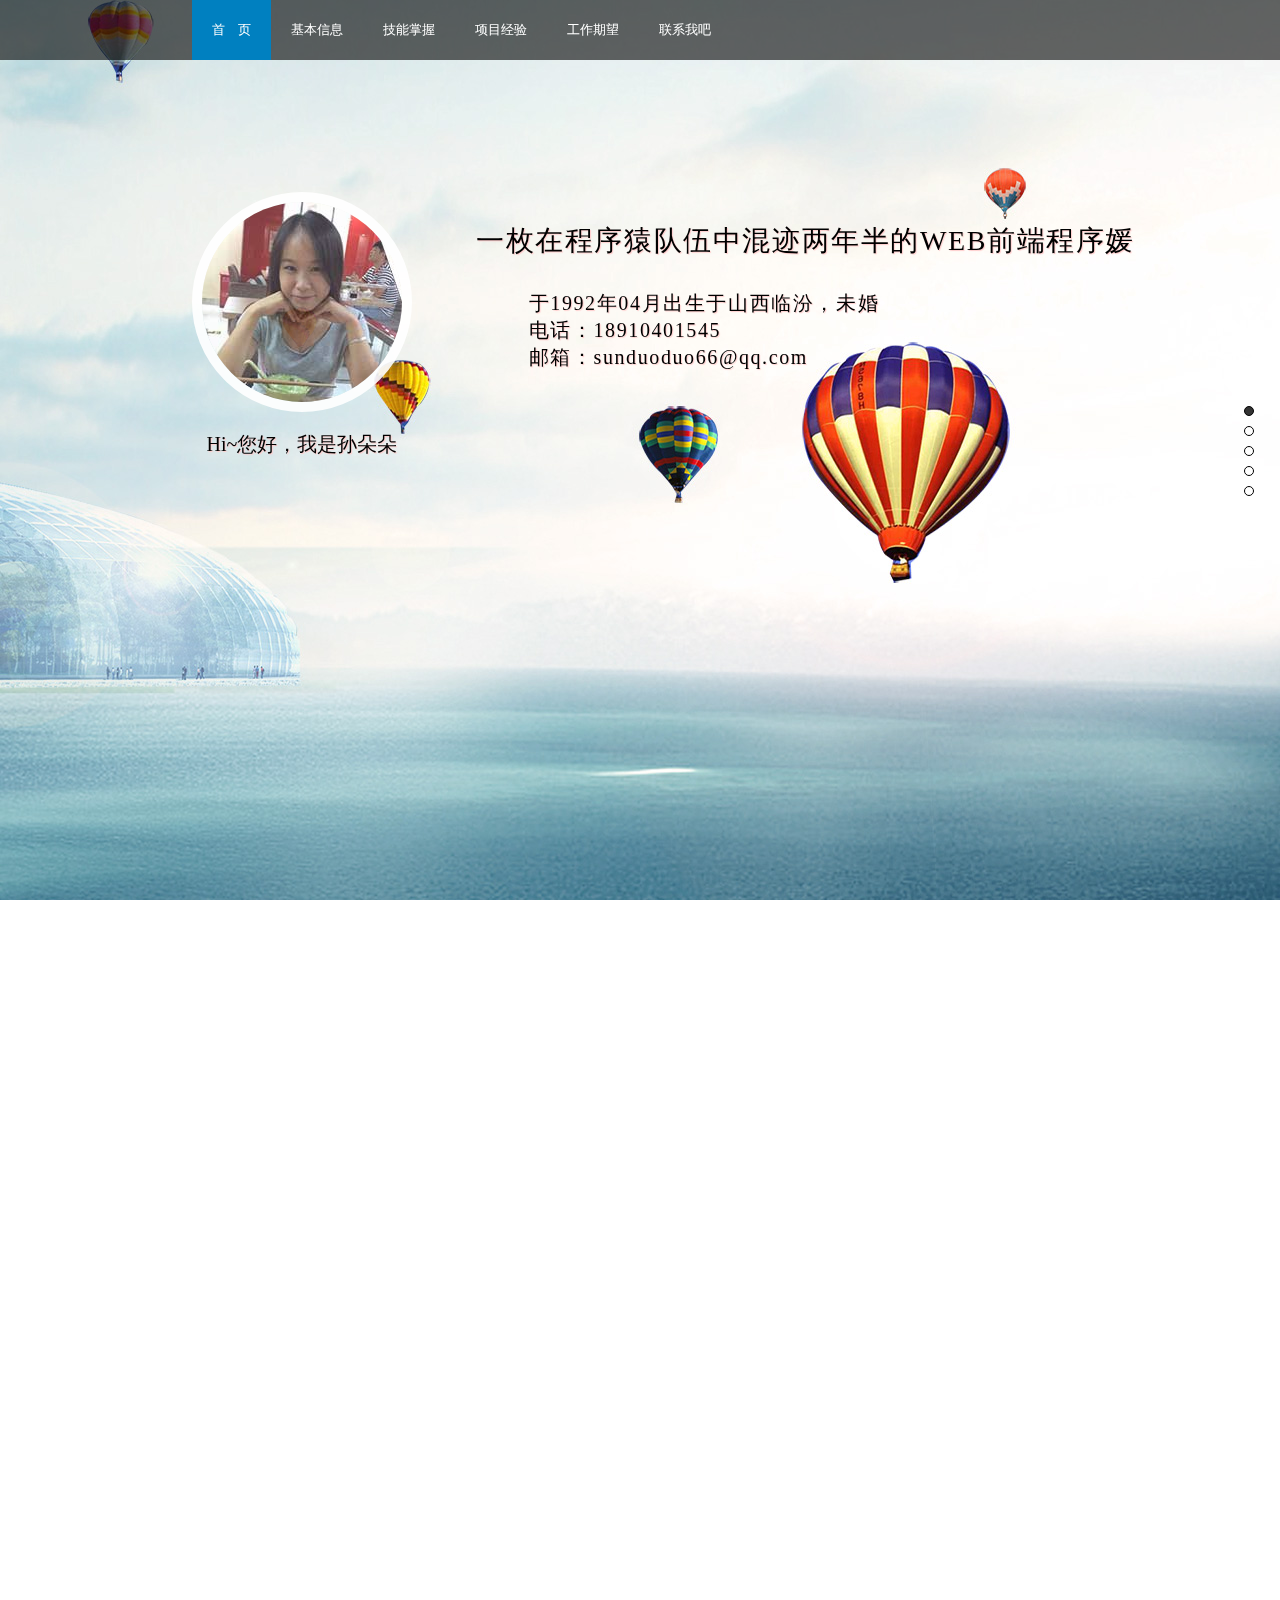
<file: index.html>
<!DOCTYPE html>
<html lang="en">
<head>
    <meta charset="UTF-8">
    <meta name="keywords" content="web前端，web前端个人简历，前端开发" />
    <meta name="description" content="孙朵朵的web前端工程师个人简历">
    <link rel="shortcut icon" href="">
    <title>Web前端工程师简历</title>
    <link rel="stylesheet" type="text/css" href="css/fullPage.css">
    <link rel="stylesheet" type="text/css" href="css/style.css">
</head>

<body>
<div class="header">
    <ul class="nav">
        <li data-menuanchor="page1" class="active"><a href="#Home">首&nbsp;&nbsp;&nbsp;&nbsp;页</a></li>
        <li data-menuanchor="page2"><a href="#message">基本信息</a></li>
        <li data-menuanchor="page3"><a href="#skill">技能掌握</a></li>
        <li data-menuanchor="page4"><a href="#projects">项目经验</a></li>
        <li data-menuanchor="page5"><a href="#hope">工作期望</a></li>
        <li data-menuanchor="page6"><a href="#callme">联系我吧</a></li>
    </ul>
</div>
<div class="container">
    <div class="section s1">
        <div class="s1-container">
            <div class="left">
                <img src="images/me.jpg" alt="photo">
                <p>Hi~您好，我是孙朵朵</p>
            </div>
            <div class="right">
                <h1>一枚在程序猿队伍中混迹<strong>两年半的WEB前端</strong>程序媛</h1>
                <p>于1992年04月出生于山西临汾，未婚</br>
                电话：18910401545</br>
                邮箱：sunduoduo66@qq.com</p>
            </div>
        </div>
    </div>
    <div class="section s2">
        <div class="s-container">
            <h1>基本信息</h1>
            <div class="s2-head">
                <div class="s2-container-1">
                    <div class="head">education</div>
                    <div class="body">学历/专科</div>
                </div>
                <div class="s2-container-2">
                    <div class="head">age</div>
                    <div class="body">年龄/24岁</div>
                </div>
                <div class="s2-container-3">
                    <div class="head">location</div>
                    <div class="body">坐标/北京</div>
                </div>
                <div class="s2-container-4">
                    <div class="head">status</div>
                    <div class="body">状态/求职</div>
                </div>
            </div>
            <div class="s2-body">
                <p id="p1"><strong>教育经历：</strong>2010年9月至2013年7月 就读于<a href="http://www2015.tyut.edu.cn/cn/index.html" alt="太原理工大学">太原理工大学</a></p>
                <p id="p2"><strong>工作经历：</strong>2013年10月至2016年4月 就职于<a href="http://www.elyt.cn" alt="易龙元泰"> 易龙元泰（北京）软件有限公司</a>，任职软件工程师</p>
                <p id="p3"><strong>自我评价：</strong>对待工作认真负责，有较强的团队精神；上进心强、勤于学习能不断提高自身的能力与综合素质。</p>
            </div>
        </div>
    </div>
    <div class="section s4">
        <div class="s-container">
            <h1>技能掌握</h1>
            <div class="s4-content">
                <div class="html s4-jingdu">
                    <div id="html"></div>
                    <p><a href="http://www.w3school.com.cn/html5/" target="_blank">HTML/</a></p>
                </div>
                <div class="css s4-jingdu">
                    <div id="css"></div>
                    <p><a href="http://www.w3school.com.cn/css/" target="_blank">CSS</a></p>
                </div>
                <div class="js s4-jingdu">
                    <div id="js"></div>
                    <p><a href="http://www.w3school.com.cn/js/" target="_blank">JScript</a></p>
                </div>
                <div class="jq s4-jingdu">
                    <div id="jq"></div>
                    <p><a href="http://www.w3school.com.cn/jquery/" target="_blank">JQuery</a></p>
                </div>
                <div class="s4-other">
                    <p><span class="strong">HTML5</span><span class="week">Bootstrap</span><br/><span
                            class="strong">CSS3</span>
                        <span class="week">PhotoShop</span> <span class="strong">ThinkPHP</span><span
                                class="week">网页设计</span><br/>
                        <span class="strong">JQuery UI</span><span class="week">SEO</span>
                    </p>
                </div>
            </div>
        </div>
    </div>
    <div class="section s3">
        <div class="s-container">
            <h1>项目经验</h1><p>仅显示了部分项目<a href="http://htmlify.wps.cn/ppt/index.html?type=ppt&sc=0x262729&t=1463309845844&ksyun=YS6P6DFH%2Ffintest.json&nowebgl&effect=moving">点此查看更多</a></p>
            <div class="mydemo">
                <ul>
	                <li>
		               <span>2016 /2--2016 /4</span>
		               <a href="www.elyt.cn" target="_blank" alt="官网调整">官网调整  </a>
		               <P>根据公司产品重新制作官网以宣传公司产品；侧重于网页的自适应及在微信浏览器中的显示效果和跳转效果。主要功能有产品功能展示、应用下载、视频展示及产品购买；解决了微信内嵌浏览器中访问不同域名的网址。</P>
	                </li>
                    <li>
	                    <span>2016 /2--2016 /4</span>
	                    <a href="http://www.1d365.com/" target="_blank" alt="易活前台+后台">易活前台+后台</a>
	                    <P>易活是北京一点生活科技有限公司旗下首款手机APP和智能生活服务平台。前台（http://www.1d365.com/）主要内容有：易活相关信息显示及用户个人积分及模板；集成了第三方登陆。后台（http://www.1d365.com/admin）主要内容有：会员、模板、版本推送、广告、反馈及菜单管理。主要采用ThinkPHP技术和bootstrap框架实现；模板数据表采用了跨表查询、增、删、改及复制。</P>
                    </li>
                    <li>
	                    <span>2016 /2--2016 /4</span>
	                    <a href="#" target="_blank">鸿金宝微信公众号</a>
	                    <p>鸿金宝微信公众号（鸿金宝）该项目包含经纪人入口和置业顾问入口。经济人是公众号的主要功能，实现了注册、客户管理、我的业绩、我的楼书、我要推荐、置业顾问、我的优惠券等；置业顾问需要帐号登录，可以管理我的客户和自有客户，查看我的楼书。其中有使用图片轮播、文件上传、动画引导页等。</p>
                    </li>
                </ul>

            </div>
        </div>
    </div>

    <div class="section s5">
        <div class="s-container">
            <h1>联系我吧</h1>
            <div class="s5-content">
                <p><img src="images/QQ.jpg"></br>QQ：920695947</p>
                <p><img src="images/wx.jpg"></br>WX：18910401545</p>
                <h2>非常感谢您能够花费您的宝贵时间浏览我的简历，期待我们能够共事，一起成长</h2>
            </div>
        </div>
    </div>
</div>
<script src="js/jquery-2.2.0.min.js"></script>
<script src="js/jquery.fullPage.min.js"></script>
<script src="js/radialIndicator.min.js"></script>
<script src="js/myjs.js"></script>
</body>
</html>
</file>
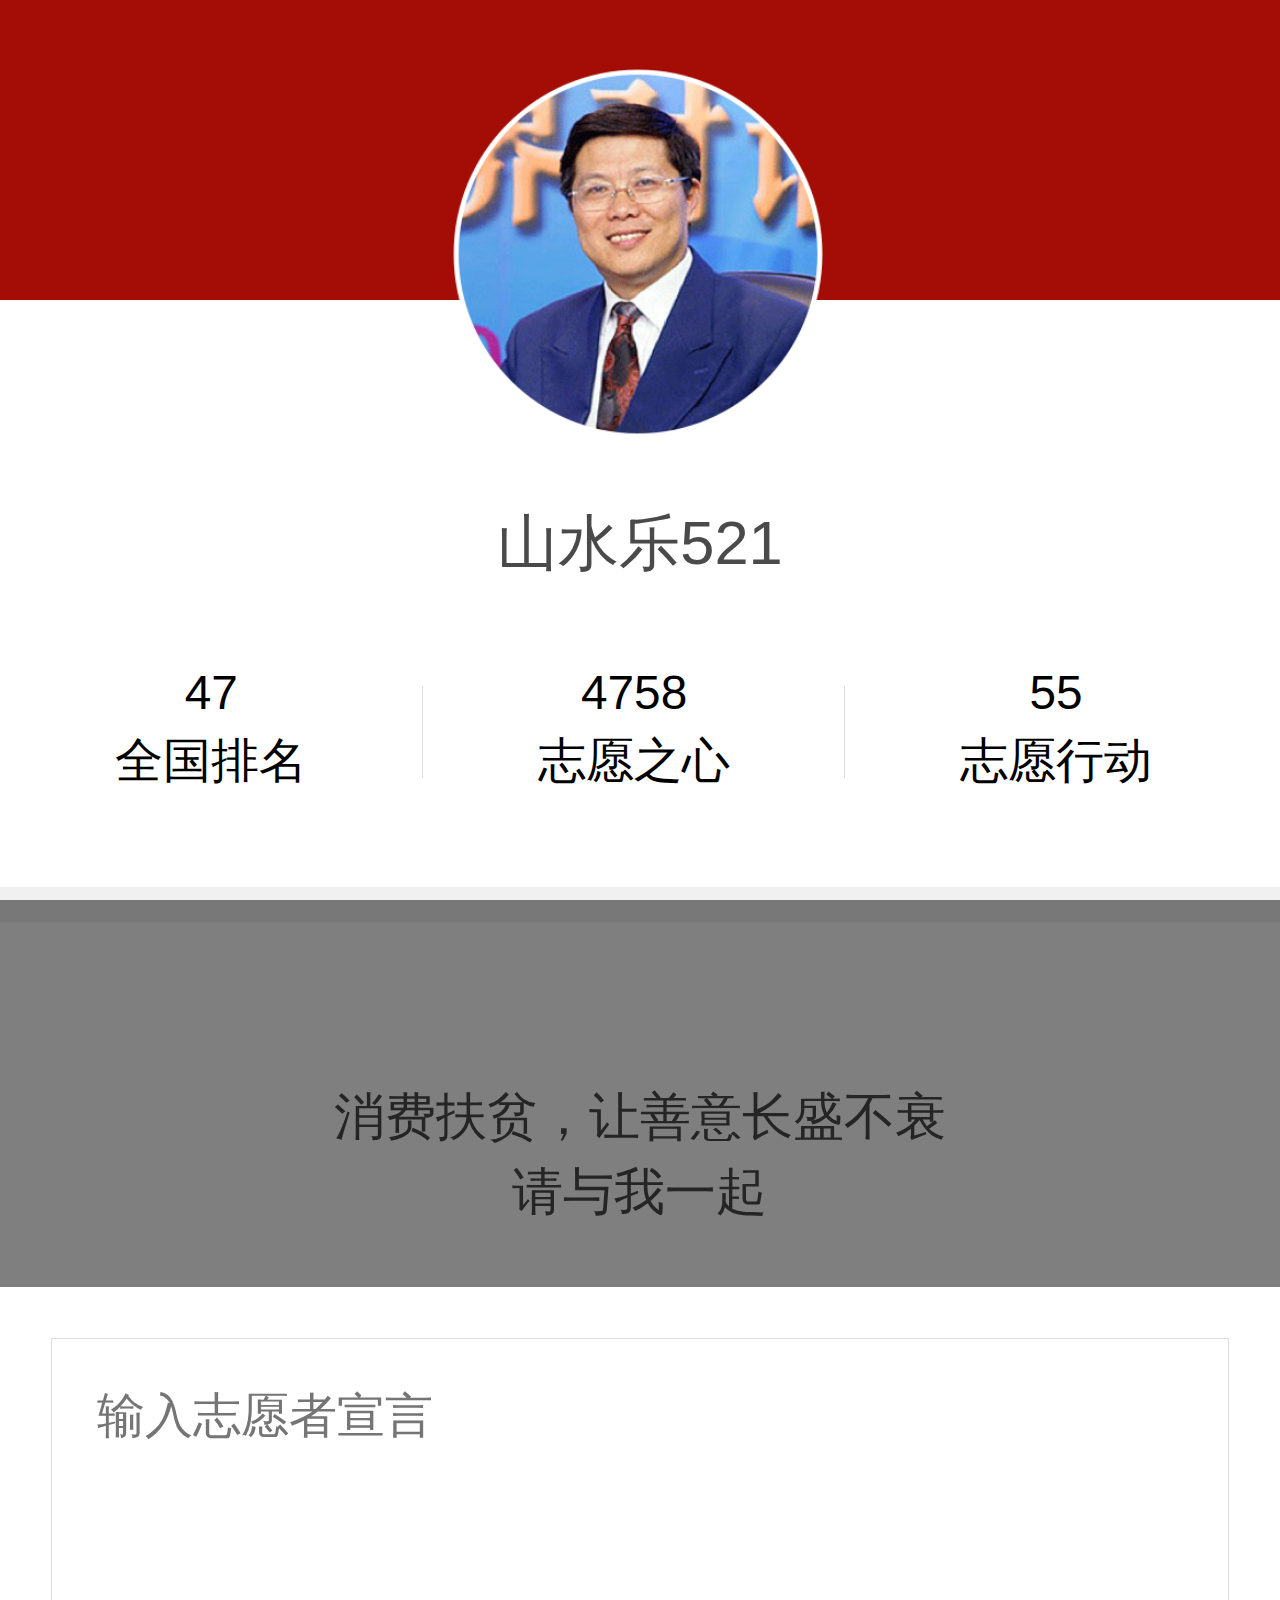
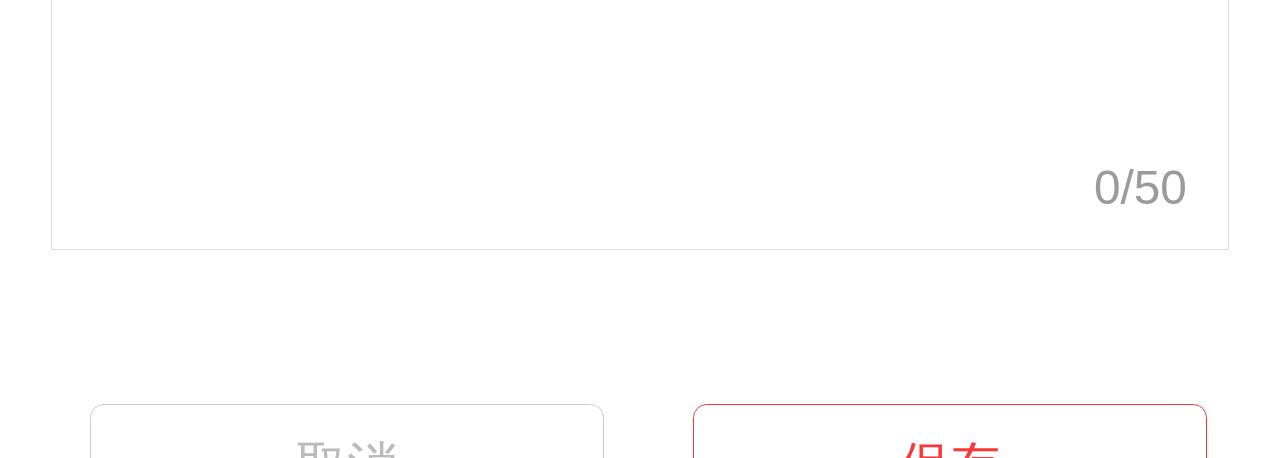
<file: position/volunteerCard.html>
<!DOCTYPE html>
<html>
	<head>
		<meta charset="UTF-8">
		<meta name="viewport" content="width=device-width, initial-scale=1, user-scalable=no, minimal-ui" />
		<meta content="yes" name="apple-mobile-web-app-capable" />
		<meta content="black" name="apple-mobile-web-app-status-bar-style" />
		<meta name="format-detection" content="telephone=no" />
		<script>
			var html = document.getElementsByTagName('html')[0];
			html.style.fontSize = html.clientWidth / 3.75 + "px";
		</script>
		<title>志愿贡献卡</title>
		<link rel="stylesheet" type="text/css" href="static/css/Reset.css" />
		<link rel="stylesheet" type="text/css" href="static/css/tutorCard.css" />
	</head>
	<body>
		<div class="tutorCard_wrap">
			<div class="tutorCard_header">
			</div>
			<div class="tutorCard_headPic"><img src="./static/images/headPic.png" alt="" /></div>
			<div class="tutorCard_content">
				<div class="tutorCard_content_1">
					<div class="tutorCard_content_name">
						<span>山水乐521</span>
						<ul class="vounteerItem">
							<li>
								<p>47</p>
								<p>全国排名</p>
							</li>
							<li>
								<span></span>
								<p>4758</p>
								<p>志愿之心</p>
								<span class="line"></span>
							</li>
							<li>
								<p>55</p>
								<p>志愿行动</p>
							</li>
						</ul>
					</div>
				</div>
				<div class="tutorCard_content_2">
					<div class="tutorCard_content_paragraph">
						<p class="paragraph_txt"><span id="v_declaration">消费扶贫，让善意长盛不衰<br>请与我一起</span></p>
						<span class="paragraph_btn" id="editBtn">编辑</span>
					</div>
					<div class="tutorCard_content_share">
						<a id="share" class="tutorCard_content_share_btn">分享给我的朋友</a>
					</div>
				</div>
			</div>
		</div>
		<!--志愿者宣言-->
		<section id="volDeclaration" class="express-area-box">
			<div class="selInfoDiv">
				<div class="selInfo">
					<textarea id="TextArea" name="" rows="" placeholder="输入志愿者宣言"></textarea>
					<span id="textCount" class='Max_msg'>0/50</span>
				</div>
				<p class="sub_btn gray" id="cancel">取消</p>
				<p class="sub_btn" id="saveModify">保存</p>
			</div>
		</section>
		<!--分享引导-->
		<div class="guide">
			<img src="static/images/guide.png" />
			<div class="sm">
				<p>点击右上角</p>
				<p>发送给指定好友，或者分享给朋友圈</p>
			</div>
		</div>
	</body>
	<script type="text/javascript" src="libs/jquery-1.11.2.min.js"></script>
	<script type="text/javascript" src="libs/common.js"></script>
	<script>
		var page = 1;
		//关闭弹层
		function closeMod() {
			$("section").animate({
				"bottom": "-100%"
			});
			page = 1;
		}
		//显示编辑框
		$("#editBtn").click(function() {
			$("#volDeclaration").animate({
				"bottom": 0
			});
			history.pushState({}, null, "");
			page = 2;
			var content = $("#v_declaration").text();
			$("#TextArea").val(content);
			$("#textCount").text($("#v_declaration").text().length + "/50");

		});
		//不响应回车换行	
		$("#TextArea").keydown(function(e) {
			var key = window.event ? e.keyCode : e.which;
			if(key.toString() == "13") {
				return false;
			}
		});
		//字数限制
		$("#TextArea").on('input propertychange', function() {
			var nums = 50;
			words_nums(this, nums);
		});
		//保存志愿者宣言
		$("#saveModify").click(function() {
			var declaration = $.trim($("#TextArea").val());
			declaration = declaration.replace(/[\r\n]/g, "");
			if(declaration.length > 0) {
				closeMod();
				$("#v_declaration").text(declaration);
			} else {
				promptBox("志愿者宣言不能为空！");
			}
		});
		//取消编辑
		$("#cancel").click(function() {
			closeMod();
			$("#TextArea").blur();
		});
		//分享引导弹层
		$("#share").click(function() {
			$(".guide").show();
		});
		//引导层点击消失
		$(".guide").click(function() {
			$(this).hide();
			location.href="volunteerShare.html";
		});
		//返回
		history.pushState({}, document.title, null);
		window.addEventListener("popstate", function() {
			if(page == 1) {
				history.back();
			} else {
				closeMod();
				$("#TextArea").blur();
			}
		});
	</script>
</html>
</file>
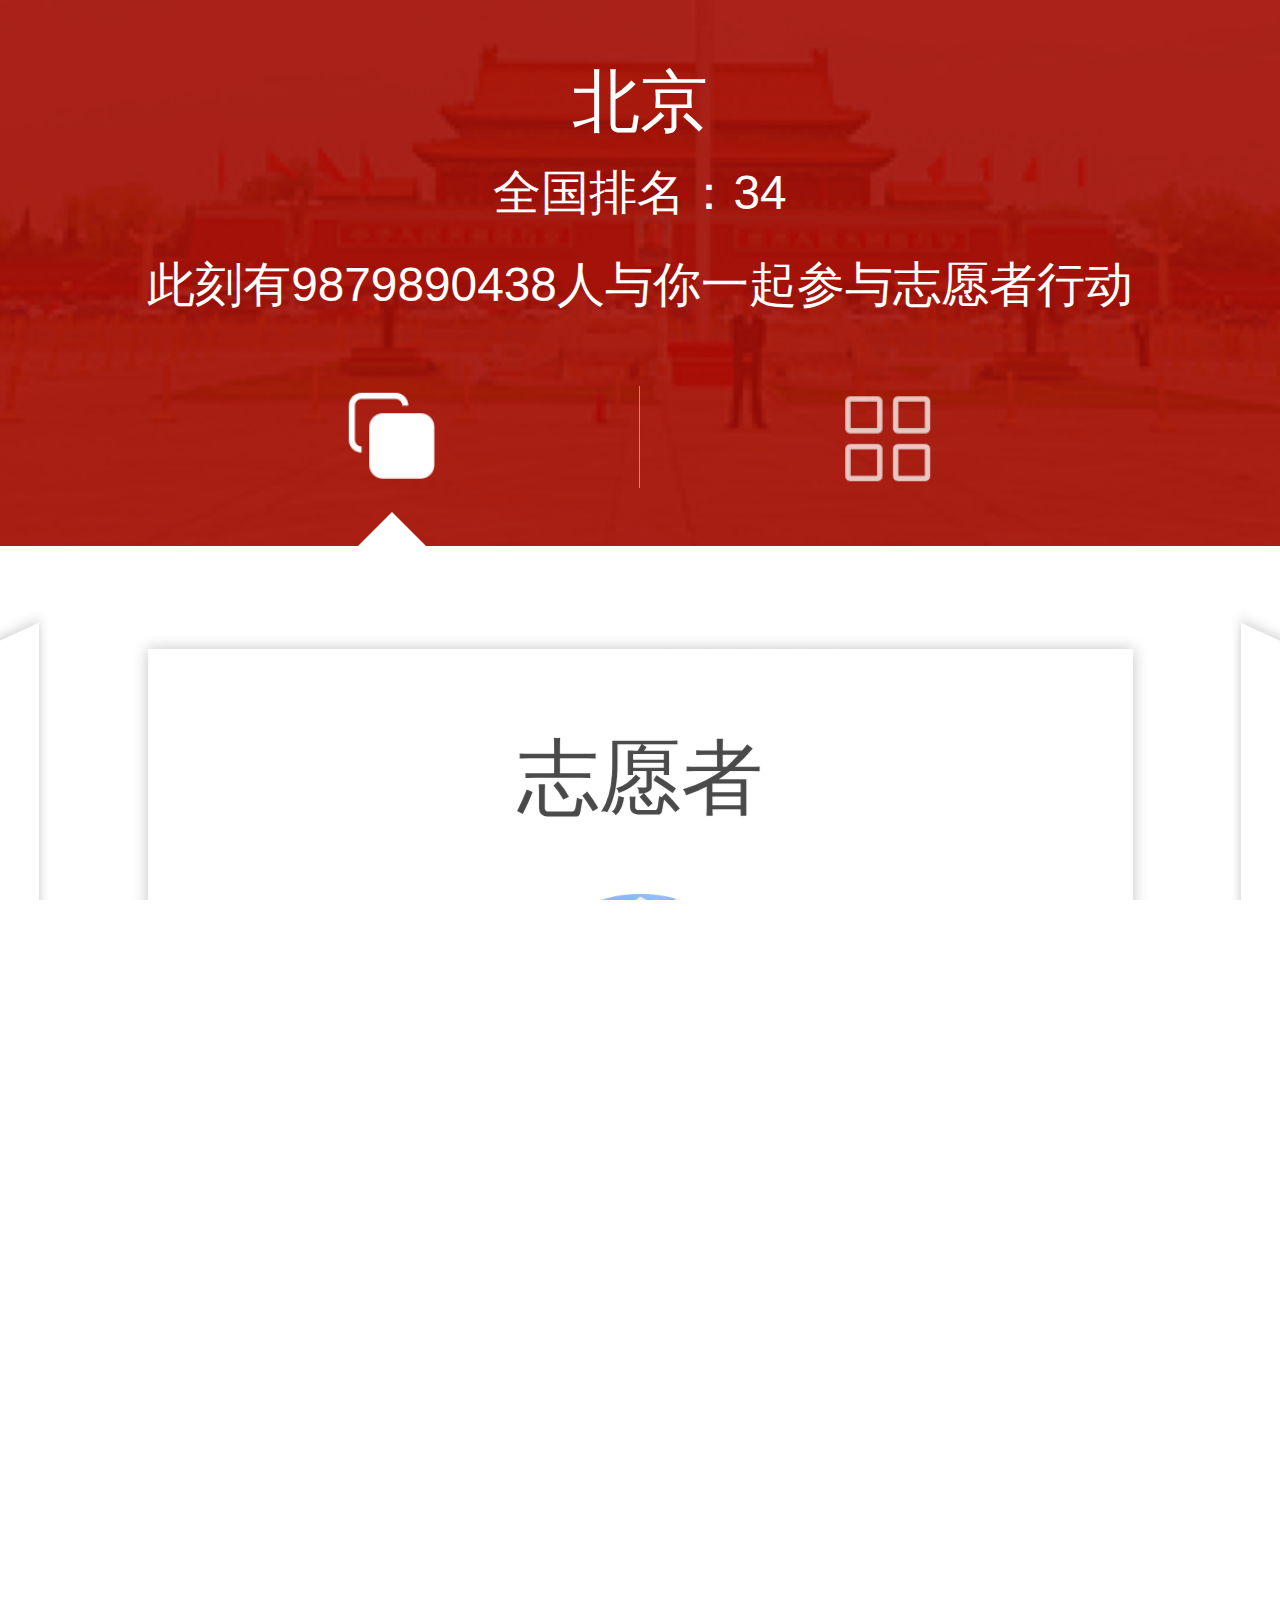
<file: position/volunteerList.html>
<!DOCTYPE html>
<html>
	<head>
		<meta charset="UTF-8">
		<meta name="viewport" content="width=device-width, initial-scale=1, user-scalable=no, minimal-ui" />
		<meta content="yes" name="apple-mobile-web-app-capable" />
		<meta content="black" name="apple-mobile-web-app-status-bar-style" />
		<meta name="format-detection" content="telephone=no" />
		<script>
			var html = document.getElementsByTagName('html')[0];
			html.style.fontSize = html.clientWidth / 3.75 + "px";
		</script>
		<title>志愿者地图</title>
		<link rel="stylesheet" type="text/css" href="static/css/Reset.css" />
		<link rel="stylesheet" href="libs/swiper/swiper.min.css" />
		<link rel="stylesheet" href="static/css/volunteer.css" />
	</head>
	<!-- Swiper -->
	<div class="header">
		<p class="cityName">北京</p>
		<p>全国排名：34</p>
		<p>此刻有9879890438人与你一起参与志愿者行动</p>
		<ul class="tab">
			<li class="tab1 tab01"></li>
			<li class="tab2"></li>
		</ul>
		<div class="triangle-up"></div>
	</div>
	<div class="swiper-container">
		<div class="swiper-wrapper">
			<div class="swiper-slide">
				<div class="swiper-slide-con">
					<p class="title">志愿者</p>
					<a href="volunteerCard.html"><img src="static/images/headPic.png" /></a>
					<div class="content">
						<p>山水乐521</p>
						<p class="likeNum">获得<span>445669</span>个赞</p>
						<p>133次志愿者活动</p>
						<div class="like"></div>
					</div>
				</div>
				<p class="number">第8889个</p>
			</div>
			<div class="swiper-slide">
				<div class="swiper-slide-con">
					<p class="title">志愿者</p>
					<a href="volunteerCard.html"><img src="static/images/headPic.png" /></a>
					<div class="content">
						<p>山水乐521</p>
						<p class="likeNum">获得<span>445670</span>个赞</p>
						<p>133次志愿者活动</p>
						<div class="like"></div>
					</div>
				</div>
				<p class="number">第8889个</p>
			</div>
			<div class="swiper-slide">
				<div class="swiper-slide-con">
					<p class="title">志愿者</p>
					<a href="volunteerCard.html"><img src="static/images/headPic.png" /></a>
					<div class="content">
						<p>山水乐521</p>
						<p class="likeNum">获得<span>445671</span>个赞</p>
						<p>133次志愿者活动</p>
						<div class="like"></div>
					</div>
				</div>
				<p class="number">第8889个</p>
			</div>
		</div>
	</div>
	<!--列表-->
	<div class="tab_list">
		<ul>
			<li>
				<a href="volunteerCard.html">
					<p class="headPic"><img src="static/images/headPic.png" /></p>
				</a>
				<p>helo-cyj</p>
				<p class="likeNums"><img src="static/images/like_g.png" />44500</p>
			</li>
			<li>
				<a href="volunteerCard.html">
					<p class="headPic"><img src="static/images/headPic.png" /></p>
				</a>
				<p>helo-cyj</p>
				<p class="likeNums"><img src="static/images/like_g.png" />44500</p>
			</li>
			<li>
				<a href="volunteerCard.html">
					<p class="headPic"><img src="static/images/headPic.png" /></p>
				</a>
				<p>helo-cyj</p>
				<p class="likeNums"><img src="static/images/like_g.png" />44500</p>
			</li>
			<li>
				<a href="volunteerCard.html">
					<p class="headPic"><img src="static/images/headPic.png" /></p>
				</a>
				<p>helo-cyj</p>
				<p class="likeNums"><img src="static/images/like_g.png" />44500</p>
			</li>
		</ul>
		<p class="showOver">已全部展示完毕〜</p>
	</div>
	</body>
	<script type="text/javascript" src="libs/jquery-1.11.2.min.js"></script>
	<script type="text/javascript" src="libs/swiper/swiper.min.js"></script>
	<script type="text/javascript" src="libs/common.js"></script>
	<script>
		var swiper = new Swiper('.swiper-container', {
			effect: 'coverflow',
			grabCursor: true,
			centeredSlides: true,
			slidesPerView: 1.3,
			initialSlide: 1,
			coverflow: {
				rotate: -30, //slide做3d旋转时Y轴的旋转角度
				stretch: -20, //每个slide之间的拉伸值
				depth: 200, //slide的位置深度。值越大z轴距离越远，看起来越小。
				modifier: 1, //depth和rotate和stretch的倍率
				slideShadows: false //阴影
			}
		});
		//列表展现形势切换	
		$(".tab1").click(function() {
			$(".tab2").removeClass("tab02");
			$(this).addClass("tab01");
			$(".triangle-up").css("left", "28%");
			$(".swiper-container").show();
			$(".tab_list").hide();
		});
		$(".tab2").click(function() {
			$(".tab01").removeClass("tab01");
			$(this).addClass("tab02");
			$(".triangle-up").css("left", "67%");
			$(".tab_list").show();
			$(".swiper-container").hide();
		});
		//点赞
		$(".like").click(function() {
			$(this).toggleClass("liked");
			var liked = $(this).hasClass("liked");
			var likeNums = parseInt($(this).siblings(".likeNum").children("span").text());
			if(liked) {
				promptBox("点赞成功！");
				likeNums++;
				$(this).siblings(".likeNum").children("span").text(likeNums);
			} else {
				promptBox("已取消点赞！");
				likeNums--;
				$(this).siblings(".likeNum").children("span").text(likeNums);
			}
		})
	</script>
</html>
</file>
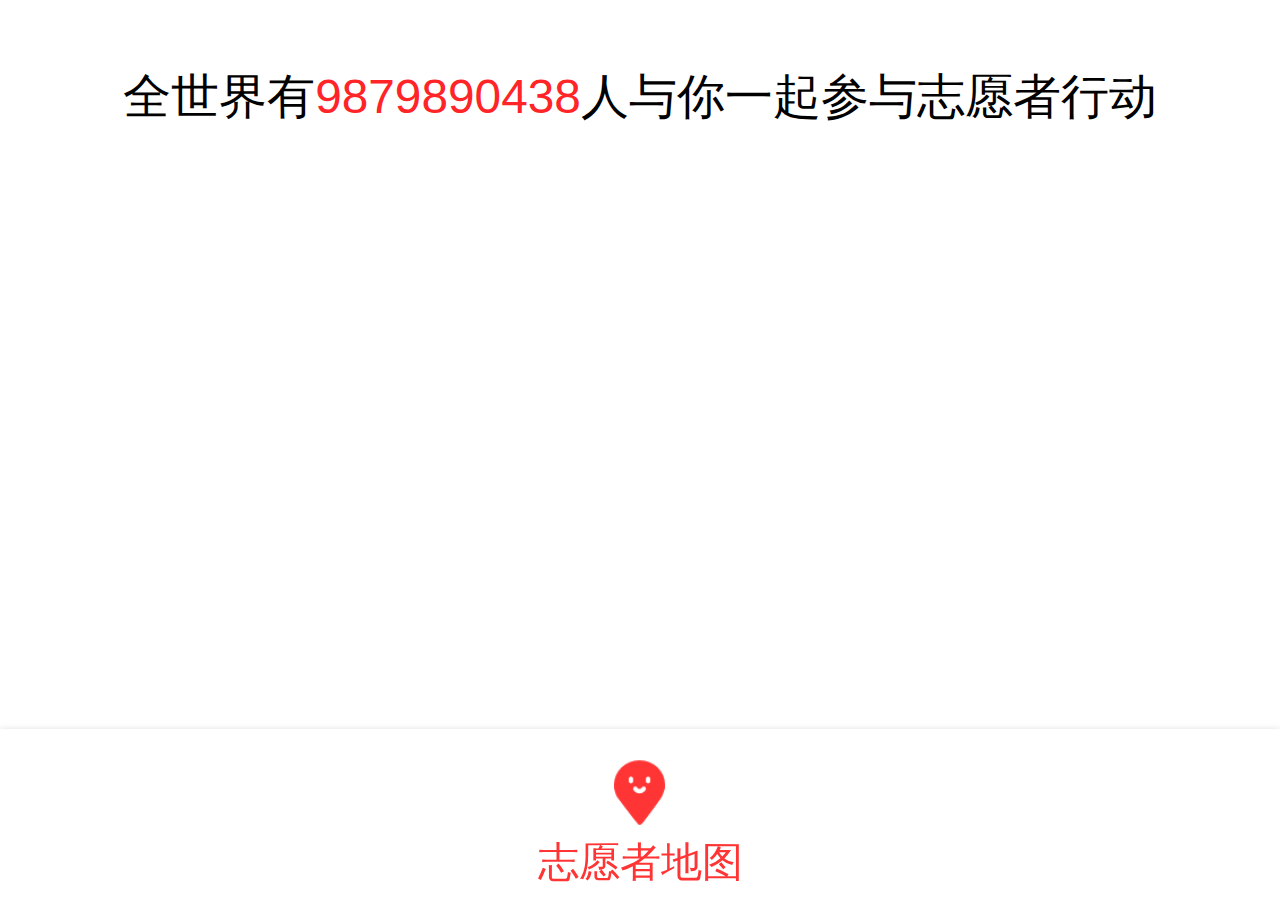
<file: position/volunteerMap.html>
<!DOCTYPE html>
<html>
	<head>
		<meta charset="UTF-8">
		<meta name="viewport" content="width=device-width, initial-scale=1, user-scalable=no, minimal-ui" />
		<meta content="yes" name="apple-mobile-web-app-capable" />
		<meta content="black" name="apple-mobile-web-app-status-bar-style" />
		<meta name="format-detection" content="telephone=no" />
		<script>
			var html = document.getElementsByTagName('html')[0];
			html.style.fontSize = html.clientWidth / 3.75 + "px";
		</script>
		<title>志愿者地图</title>
		<link rel="stylesheet" type="text/css" href="static/css/Reset.css" />
		<link rel="stylesheet" href="static/css/volunteer.css" />
		<script src="https://api.map.baidu.com/api?v=2.0&ak=1BiZDIdoRV9iryDNcdF4oU37pqwftOin&s=1"></script>
	</head>
	<body>
		<div class="status">
			<p>全世界有<span>9879890438</span>人与你一起参与志愿者行动</p>
		</div>
		<div id="allmap"></div>
		<footer>
			
			<a href="volunteerMap.html">
				<p class="redOn" style="width:100%"><span class="footZ foot03 active03"></span><br />志愿者地图</p>
			</a>
		
		</footer>
	</body>
	<script type="text/javascript" src="libs/jquery-1.11.2.min.js"></script>
	<script type="text/javascript" src="libs/common.js"></script>
	<script src="libs/volunteerMap.js"></script>
</html>
</file>
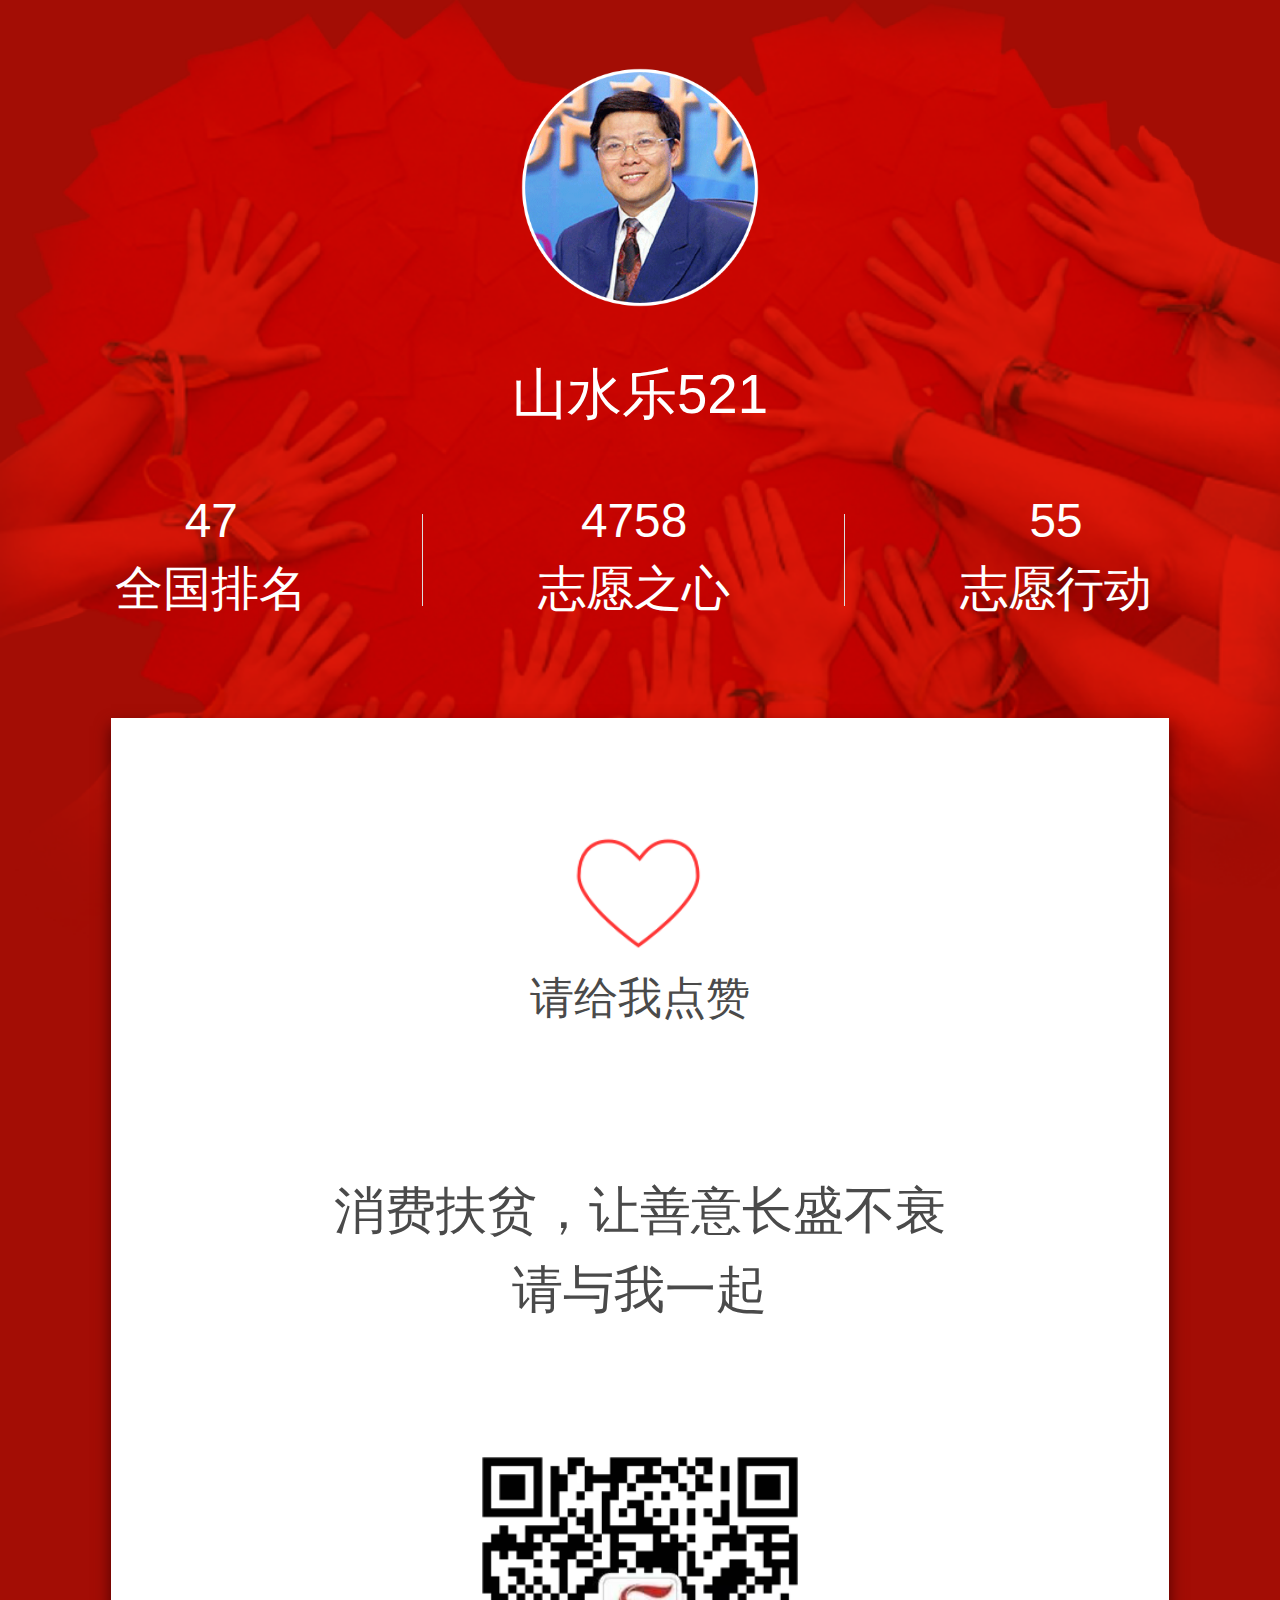
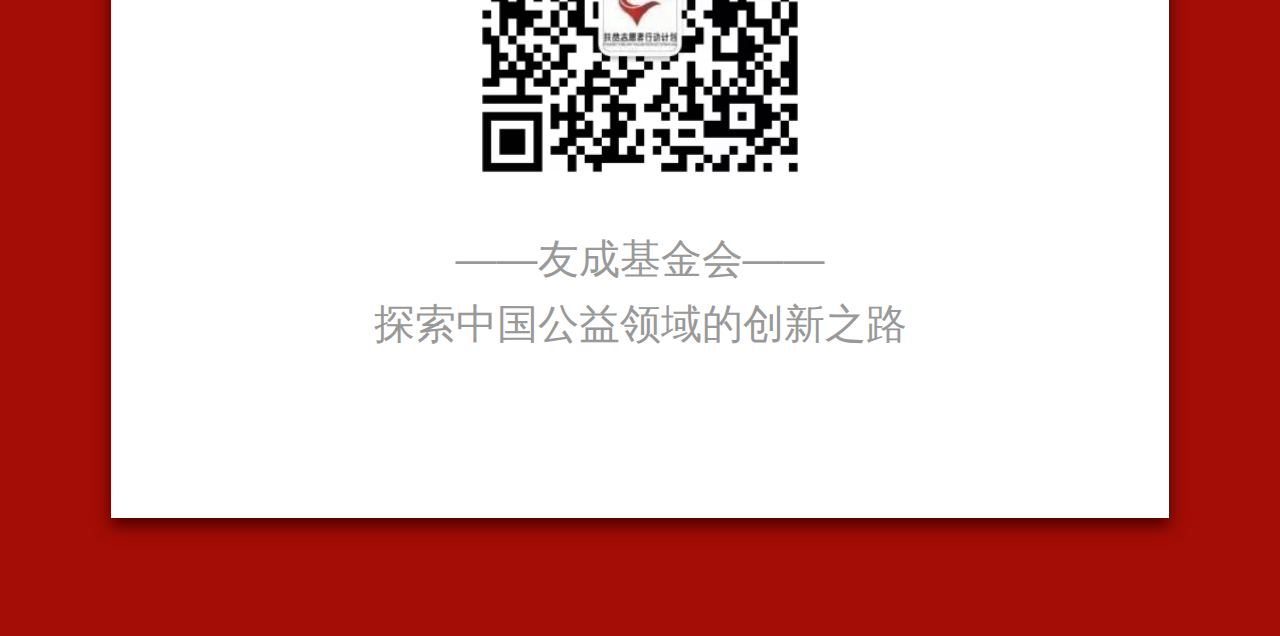
<file: position/volunteerShare.html>
<!DOCTYPE html>
<html>
	<head>
		<meta charset="UTF-8">
		<meta name="viewport" content="width=device-width, initial-scale=1, user-scalable=no, minimal-ui" />
		<meta content="yes" name="apple-mobile-web-app-capable" />
		<meta content="black" name="apple-mobile-web-app-status-bar-style" />
		<meta name="format-detection" content="telephone=no" />
		<script>
			var html = document.getElementsByTagName('html')[0];
			html.style.fontSize = html.clientWidth / 3.75 + "px";
		</script>
		<title>志愿贡献卡</title>
		<link rel="stylesheet" type="text/css" href="static/css/Reset.css" />
		<link rel="stylesheet" type="text/css" href="static/css/tutorShare.css" />
	</head>
	<body>
		<div class="tutorShare_wrap">
			<header class="tutorShare_header">
				<div class="vounteer_headPic"><img src="./static/images/headPic.png" alt="" /></div>
				<div class="vounteer_header_name">
					<p>山水乐521</p>
					<ul class="vounteerItem">
						<li>
							<p>47</p>
							<p>全国排名</p>
						</li>
						<li>
							<span></span>
							<p>4758</p>
							<p>志愿之心</p>
							<span class="line"></span>
						</li>
						<li>
							<p>55</p>
							<p>志愿行动</p>
						</li>
					</ul>
				</div>
			</header>
			<div class="tutorShare_contents">
				<div class="tutorShare_content top3">
					<div class="like_div mar_t">
						<div class="like mar_b"></div>
						<p>请给我点赞</p>
					</div>
					<p class="paragraph vounteerWord">消费扶贫，让善意长盛不衰<br>请与我一起</p>
					<img class="ycEwm" src="./static/images/ycEwm.png" alt="" />
					<div class="fund">
						<p>——友成基金会——</p>
						<p>探索中国公益领域的创新之路</p>
					</div>
				</div>
			</div>
		</div>
	</body>
	<script type="text/javascript" src="libs/jquery-1.11.2.min.js"></script>
	<script type="text/javascript" src="libs/common.js"></script>
	<script>
		$(function() {
			$(".like").click(function() {
				$(this).toggleClass("liked");
				var liked = $(this).hasClass("liked");
				if(liked) {
					promptBox("点赞成功！");
				} else {
					promptBox("已取消点赞！");
				}
			});
		});
	</script>
</html>
</file>
<file: css/fullPage.css>
/**
 * fullPage 2.4.6
 * https://github.com/alvarotrigo/fullPage.js
 * MIT licensed
 *
 * Copyright (C) 2013 alvarotrigo.com - A project by Alvaro Trigo
 */
html, body {
    margin: 0;
    padding: 0;
    overflow:hidden;

    /*Avoid flicker on slides transitions for mobile phones #336 */
    -webkit-tap-highlight-color: rgba(0,0,0,0);
}
#superContainer {
    height: 100%;
    position: relative;

    /* Touch detection for Windows 8 */
    -ms-touch-action: none;

    /* IE 11 on Windows Phone 8.1*/
    touch-action: none;
}
.fp-section {
    position: relative;
    -webkit-box-sizing: border-box; /* Safari<=5 Android<=3 */
    -moz-box-sizing: border-box; /* <=28 */
    box-sizing: border-box;
}
.fp-slide {
    float: left;
}
.fp-slide, .fp-slidesContainer {
    height: 100%;
    display: block;
}
.fp-slides {
    z-index:1;
    height: 100%;
    overflow: hidden;
    position: relative;
    -webkit-transition: all 0.3s ease-out; /* Safari<=6 Android<=4.3 */
    transition: all 0.3s ease-out;
}
.fp-section.fp-table, .fp-slide.fp-table {
    display: table;
    table-layout:fixed;
    width: 100%;
}
.fp-tableCell {
    display: table-cell;
    vertical-align: middle;
    width: 100%;
    height: 100%;
}
.fp-slidesContainer {
    float: left;
    position: relative;
}
.fp-controlArrow {
    position: absolute;
    z-index: 4;
    top: 50%;
    cursor: pointer;
    width: 0;
    height: 0;
    border-style: solid;
    margin-top: -38px;
}
.fp-controlArrow.fp-prev {
    left: 15px;
    width: 0;
    border-width: 38.5px 34px 38.5px 0;
    border-color: transparent #fff transparent transparent;
}
.fp-controlArrow.fp-next {
    right: 15px;
    border-width: 38.5px 0 38.5px 34px;
    border-color: transparent transparent transparent #fff;
}
.fp-scrollable {
    overflow: scroll;

}
.fp-notransition {
    -webkit-transition: none !important;
    transition: none !important;
}
#fp-nav {
    position: fixed;
    z-index: 100;
    margin-top: -32px;
    top: 50%;
    opacity: 1;
}
#fp-nav.right {
    right: 17px;
}
#fp-nav.left {
    left: 17px;
}
.fp-slidesNav{
    position: absolute;
    z-index: 4;
    left: 50%;
    opacity: 1;
}
.fp-slidesNav.bottom {
    bottom: 17px;
}
.fp-slidesNav.top {
    top: 17px;
}
#fp-nav ul,
.fp-slidesNav ul {
  margin: 0;
  padding: 0;
}
#fp-nav ul li,
.fp-slidesNav ul li {
    display: block;
    width: 14px;
    height: 13px;
    margin: 7px;
    position:relative;
}
.fp-slidesNav ul li {
    display: inline-block;
}
#fp-nav ul li a,
.fp-slidesNav ul li a {
    display: block;
    position: relative;
    z-index: 1;
    width: 100%;
    height: 100%;
    cursor: pointer;
    text-decoration: none;
}
#fp-nav ul li a.active span,
.fp-slidesNav ul li a.active span {
    background: #333;
}
#fp-nav ul li a span,
.fp-slidesNav ul li a span {
    top: 2px;
    left: 2px;
    width: 8px;
    height: 8px;
    border: 1px solid #000;
    background: rgba(0, 0, 0, 0);
    border-radius: 50%;
    position: absolute;
    z-index: 1;
}
#fp-nav ul li .fp-tooltip {
    position: absolute;
    top: -2px;
    color: #333;
    font-size: 14px;
    font-family: arial, helvetica, sans-serif;
    white-space: nowrap;
    max-width: 220px;
    overflow: hidden;
    display: block;
    opacity: 0;
    width: 0;
}
#fp-nav ul li:hover .fp-tooltip {
    -webkit-transition: opacity 0.2s ease-in;
    transition: opacity 0.2s ease-in;
    width: auto;
    opacity: 1;
}
#fp-nav ul li .fp-tooltip.right {
    right: 20px;
}
#fp-nav ul li .fp-tooltip.left {
    left: 20px;
}
</file>
<file: css/style.css>
@media screen and (max-width: 600px) {
    .header {
        height: 20%;
        font-size: 20px;
        overflow: hidden
    }

    .section {
        font-size: 12px;
        float: left
    }
}
a{
	text-decoration: none;
}
/*通用设置*/
* {
    margin: 0;
    padding: 0;
    font-family: 微软雅黑;
}

.section {
    width: 100%;
    background-size: cover;
    overflow: hidden;
    position: relative;
    left: 0px;
    top: 0px;
    text-align: left;
}
.s-container {
    margin: 7%;
    width: 80%;
    text-align: center;
    background-color: #92b8f8;
	filter:alpha(opacity:85);  
    -moz-opacity:0.85;  
    -khtml-opacity: 0.85;  
    opacity: 0.85;
    float: left;
    border: 10px solid #fdffff;
    border-radius: 3em;
    padding: 30px 2%;
    overflow: hidden;
}

.s-container .head {
    text-indent: -100000000px;
    width: 80px;
    height: 80px;
    overflow: hidden;
    border: 7px solid #fff;
    border-radius: 50%;
    cursor: pointer;
    margin: 0;
    text-align: center;
    transition: 0.3s;
}

.s-container .head:hover {
    border: 7px solid #ddd;
    background-color: white;
}

.s-container h1 {
    text-align: center;
    font-weight: lighter;
    font-family: 黑体;
    text-shadow: 1px 1px 1px #000000;
    color: white;
    font-size: 35px;
	padding-bottom:.25em;
    border-bottom: dashed 1px #fff;
}
/*头部导航条*/
.header {
    width: 100%;
    height: 60px;
    background-color: rgba(0, 0, 0, 0.6);
    color: white;
    position: fixed;
    z-index: 4;
    font-size: 13px;
    overflow: hidden;
}

.nav {
    margin: 0px 15%;
    padding: 0px;
}

.nav {
    list-style-type: none;
}

.nav li {
    float: left;
    font-family: 微软雅黑;
    line-height: 60px;
    height: 60px;
}

.nav li a {
    text-decoration: none;
    color: white;
}

.nav li a {
    display: block;
    line-height: 60px;
    height: 60px;
    padding: 0 20px;
}

.nav li a:hover,.nav li a:active,.nav .active a{
    background-color: #0080c0;
}

/*背景设置*/
body {
    background: url(../images/bj.jpg) no-repeat;
    background-position: top right;
}



/*S1*/
.s1-container {
    width: 100%;
    height: 100%;
    margin: 15% 15% 0;
}

/*S1 左边代码*/
.s1 .left {
    float: left;
    text-align: center;
}

.s1 .left li {
    list-style: none;
}

.s1 .left img {
    border-radius: 50%;
    border: 10px solid #FFF;
    cursor: pointer;
    opacity: 0.9;

}

.s1 .left img:hover {
    border: 10px solid rgba(244, 144, 144, 0.29);
    opacity: 5;
}

.s1 .left p {
    padding: 15px 0;
    font-size: 20px;
    text-shadow: 1px 1px 1px #FFCCCC;
}

.s1 .left i {
    font-style: normal;
    font-size: 16px;
    font-weight: 200;
    color: rgba(255, 204, 204, 0.5);
    text-shadow: 1px 1px #333333;

}

.s1.active .left {
    animation: move1 2.5s 0s;
    -webkit-animation: move1 2.5s 0s;
    opacity: 1;

}

@-webkit-keyframes move1 {
    0% {
        -webkit-transform: translate(155%, -10000px)
    }
    35% {
        -webkit-transform: translate(155%, 0px)
    }
    50% {
        -webkit-transform: translate(155%, -50px)
    }
    65% {
        -webkit-transform: translate(155%, 0px)
    }
    100% {
        -webkit-transform: translate(0px, 0px)
    }
}

@keyframes move1 {
    0% {
        transform: translate(155%, -300px)
    }
    35% {
        transform: translate(155%, 0px)
    }
    50% {
        transform: translate(155%, -50px)
    }
    65% {
        transform: translate(155%, 0px)
    }
    100% {
        transform: translate(0px, 0px)
    }
}

/*S1 右边代码*/

.s1 .right {
    float: left;
    letter-spacing: 0.1em;
    margin: 30px 0 0 5%;
	font-family: 方正兰亭超细黑简体;
    text-shadow: 1px 1px 1px #FFCCCC;
}

.s1 .right h1 {
    font-size: 28px;
    font-weight: 200;
}

.s1 .right p {
    width: 100%;
    margin-left: 8%;
    padding: 30px 0;
    font-size: 20px;
}

.s1.active .right h1 {
    opcity: 1;
    -webkit-animation: move2 3s 0s;
    animation: move2 3s 0s
}

.s1.active .right p {
    opcity: 1;
    -webkit-animation: move2 3s 0s;
    animation: move2 3s 0s
}

@-webkit-keyframes move2 {
    0% {
        -webkit-transform: translate(2000px, 0px)
    }
    50% {
        -webkit-transform: translate(2000px, 0px)
    }
    100% {
        -webkit-transform: translate(0px, 0)
    }
}

@keyframes move2 {
    0% {
        transform: translate(2000px, 0px)
    }
    50% {
        transform: translate(2000px, 0px)
    }
    100% {
        transform: translate(0px, 0)
    }
}

/*s2*/
.s2-head {
    height: 147px;
    text-align: center;
    width: 100%;
    margin: 0px 0 0 4%;
}

.s2-container-1, .s2-container-2, .s2-container-3, .s2-container-4 {
    width: 20%;
    float: left;
    text-align: center;
    margin: 20px 2%;
}

.s2-container-1 .head {
    background: url(../images/education.png) #efefef no-repeat center;
}

.s2-container-2 .head {
    background: url(../images/age.png) #efefef no-repeat center;
}

.s2-container-3 .head {
    background: url(../images/location.png) #efefef no-repeat center;
}

.s2-container-4 .head {
    background: url(../images/status.png) #efefef no-repeat center;
}

.s2-head .body {
    width: 94px;
    margin: 10px 0;
    font-size: 1em;
    color: #333333;
    text-align: center;
    opacity: 0;
    transition: 0.5s;
    transition-delay: 0.5s
}

.s2-body {
    clear: both;
    margin: 0px auto 0 auto;
    padding:2em;
    background: #fff;
}

.s2.active .s2-head .body {
    opacity: 1;
}

.s2-body p {
    font-size: 1em;
    font-family: 宋体;
    line-height: 1.35em;
    text-indent: 2em;
    color: black;
	padding:1% 2%;
	border-bottom:1px dashed  #92b8f8;
}

.s2 p {
    text-align: center
}

.s2.active #p1 {
    animation: p 1.5s 0.2s;
    -webkit-animation: p 1.5s 0.2s;
}

.s2.active #p2 {
    animation: p 1.8s 0.3s;
    -webkit-animation: p 1.8s 0.3s;
}

.s2.active #p3 {
    animation: p 2s 0.3s;
    -webkit-animation: p 2s 0.3s;
}

@-webkit-keyframes p {
    0% {
        -webkit-transform: translate(0px, 2000px)
    }
    100% {
        -webkit-transform: translate(0px, 0px)
    }
}

@keyframes p {
    0% {
        transform: translate(0px, 2000px)
    }
    100% {
        transform: translate(0px, 0px)
    }
}

.mydemo ul {
    list-style: none;
    margin-top: 20px ;
	text-align:left;
}

.mydemo ul li {
    display: inline-block;
    padding: 2%;
	border-bottom:1px dashed  #fff;

}

.s3.active .mydemo li {
    -webkit-animation: mydemo 1s 0.2s;
    animation: mydemo 1s 0.2s;
}

.mydemo ul li a {
    text-decoration: none;
    color: black;
	font-size:1em;
	font-weight:600;
	padding:.5em;
}

@-webkit-keyframes mydemo {
    0% {
        -webkit-transform: translate(-1000px, 1000px) rotate(345deg)
    }
    100% {
        -webkit-transform: translate(0, 0) rotate(0deg)
    }
}

@keyframes mydemo {
    0% {
        transform: translate(-1000px, 1000px) rotate(345deg)
    }
    100% {
        transform: translate(0, 0) rotate(0deg)
    }
}

/*S4*/
.s4-content {
    width: auto;
    height: auto;
    margin: 30px auto;
}

.s4-jingdu {
    float: left;
    width: 15%;
    margin: 20px 5%;
}

.s4-jingdu p {
    background-color: #0080c0;
    font-size: 15px;
    line-height: 25px;
    color: #f7f7f7;
    box-shadow: 1px 1px 5px #5a5a5a;
    cursor: pointer;
}

.s4-jingdu p:hover {
    background-color: #f85417;
}

.s4-jingdu a {
    text-decoration: none;
    color: #f7f7f7;
}

.s4-other span {
    display: inline-block;
    width: auto;
    font-size: 13px;
    color: #f7f7f7;
    line-height: 20px;
    padding: 5px 10px;
    margin: 5px 2px;
    border-radius: 5px;
}

.s4-other .week {
    background-color: rgba(0, 128, 192, 0.6);
}

.s4.active .week {
    animation: week 1s 0.2s;
    -webkit-animation: week 1s 0.2s;
}

.s4-other .strong {
    background-color: #0080c0;
}

.s4.active .strong {
    animation: strong 1s 0.2s;
    -webkit-animation: strong 1s 0.2s;
}

@keyframes strong {
    0% {
        transform: translate(-1000px, 0px)
    }
    100% {
        transform: translate(0px, 0px)
    }
}

@-webkit-keyframes strong {
    0% {
        transform: translate(-1000px, 0px)
    }
    100% {
        transform: translate(0px, 0px)
    }
}

@keyframes week {
    0% {
        transform: translate(1000px, 0px)
    }
    100% {
        transform: translate(0px, 0px)
    }
}

@-webkit-keyframes week {
    0% {
        transform: translate(1000px, 0px)
    }
    100% {
        transform: translate(0px, 0px)
    }
}

/*S5*/
.s5-content {
    margin-top: 50px;
    padding: 0px 50px;
}

.s5 p {
    font-size: 16px;
    line-height: 50px;
	float:left;
	width:48%;
	padding:1%;
}
.s5 p img{width:100%;max-width:180px;}

@media screen and (max-width: 736px) {
	.s1.active .left {
		margin-left:15%;
	}
	.s1 .right{
		width:100%;
		margin-left:-10%;
		margin-top:25%;
	}
	
	.s-container{
		margin-top:30%;
	}
	.s2-head{
		margin-left:2%;
	}
	.s-container .head {
		width:60px;
		height:60px;
	}
	.s4-jingdu {
	    margin: 20px 4.6%;
	    width: 13%;
	}
}
</file>
<file: position/static/css/tutorCard.css>
.tutorCard_wrap {
	width: 100%;
	height: 100%;
}

.tutorCard_wrap .tutorCard_header {
	width: 100%;
	height: 0.88rem;
	background: #A30D05;
}

.tutorCard_wrap .tutorCard_headPic {
	width: 1.09rem;
	height: 1.09rem;
	position: absolute;
	left: 50%;
	top: .2rem;
	margin-left: -0.55rem;
}

.tutorCard_wrap .tutorCard_headPic img {
	width: 100%;
	height: 100%;
	border-radius: 50%;
}

.tutorCard_wrap .tutorCard_content {
	width: 100%;
	background: #F0F0F0;
}

.tutorCard_wrap .tutorCard_content_1 {
	width: 100%;
	height: 1.72rem;
	background: #fff;
	text-align: center;
	font-size: 0.18rem;
	line-height: .3rem;
	margin-bottom: 0.1rem;
	color: #4A4A4A;
}

.tutorCard_wrap .tutorCard_content_1 .tutorCard_content_name {
	width: 100%;
	padding-top: 0.56rem;
}
.tutorCard_wrap .tutorCard_content_1 .tutorCard_content_name .likeNum img{
	width: .12rem;
	margin-right: .03rem;
}
.tutorCard_wrap .tutorCard_content_1 .tutorCard_content_name .likeNum span {
	font-size: .14rem;
	color: #9B9B9B;
}

.tutorCard_wrap .tutorCard_content_2 {
	width: 100%;
	height: 3.33rem;
	background: #fff;
	overflow: hidden;
}

.tutorCard_wrap .tutorCard_content_2 .tutorCard_content_paragraph {
	width: 100%;
	height: 30%;
	border-bottom: 1px solid #EBEBEB;
	margin-top: 0.34rem;
	overflow: hidden;
	position: relative;
}

.tutorCard_wrap .tutorCard_content_2 .tutorCard_content_paragraph .paragraph_txt {
	max-width: 2.64rem;
	line-height: 0.22rem;
	margin: 0 auto;
	font-size: 0.15rem;
	color: #4A4A4A;
	text-align: center;
	height: .68rem;
	overflow: hidden;
	display: -webkit-flex;
	justify-content: center;
	align-items: center;
}

.tutorCard_wrap .tutorCard_content_2 .tutorCard_content_paragraph .paragraph_txt span {
	display: inline-block;
	vertical-align: middle;
	overflow: hidden;
	max-height: .68rem;
	word-wrap : break-word;
}

.tutorCard_wrap .tutorCard_content_2 .tutorCard_content_paragraph .paragraph_btn {
	font-size: 0.14rem;
	color: #F23232;
	float: right;
	right: 0.15rem;
	line-height: 0.34rem;
	position: absolute;
	bottom: .01rem;
}

.tutorCard_wrap .tutorCard_content_2 .tutorCard_content_share {
	width: 100%;
	height: 77%;
}

.tutorCard_wrap .tutorCard_content_2 .tutorCard_content_share .tutorCard_content_share_btn {
	display: block;
	width: 1.8rem;
	height: 0.49rem;
	margin: 0.3rem auto;
	border: 1px solid #FF3535;
	border-radius: 4px;
	font-size: 0.15rem;
	text-align: center;
	line-height: 0.49rem;
	color: #FF3535;
}


/*编辑导师宣言*/

.express-area-box {
	position: fixed;
	left: 0;
	width: 100%;
	margin-left: 0;
	bottom: -100%;
	background-color: rgba(0, 0, 0, .5);
	color: #4d525d;
	z-index: 99999999;
	height: 100%;
}

.selInfoDiv {
	height: 57%;
	background-color: #FFFFFF;
	position: absolute;
	bottom: 0;
	width: 100%;
}

.selInfo {
	height: 1.5rem;
	position: relative;
	overflow: hidden;
	margin: .15rem;
	box-sizing: border-box;
	border: 1px solid #DDDDDD;
}

.selInfo textarea {
	outline: none;
	resize: none;
	border: 0;
	-webkit-tap-highlight-color: transparent;
	width: 100%;
	padding: .13rem;
	font-size: .14rem;
	color: #9B9B9B;
	position: absolute;
	box-sizing: border-box;
    height: 1.5rem;
}

.Max_msg {
	position: absolute;
	bottom: 0.1rem;
	right: 0.12rem;
	font-size: .14rem;
	color: #9B9B9B;
}

.sub_btn {
	height: .36rem;
	line-height: .36rem;
	width: 40%;
	float: left;
	border: 1px solid #FF3535;
	border-radius: .04rem;
	font-size: .15rem;
	color: #FF3535;
	text-align: center;
	margin-top: .3rem;
	margin-left: 7%;
}

.gray {
	color: #BBBBBB;
	border: 1px solid #CCCCCC;
}

.vounteerItem {
	width: 100%;
	margin: .19rem auto 0;
}

.vounteerItem li {
	width: 33%;
	float: left;
	text-align: center;
	height: .4rem;
}
.vounteerItem li:nth-child(2) span{
	border-left:1px  solid #DDDDDD;
	height: .27rem;
	margin-top: .08rem;
	float: left;
}
.vounteerItem li p {
	font-size: .14rem;
	color: #000000;
	line-height: .2rem !important;
	margin-top: 0 !important;
}
.vounteerItem li .line{
	margin-top: -.32rem !important;
	float: right !important;
}
</file>
<file: position/static/css/volunteer.css>
/*地图页样式*/

body,
html,
#allmap {
	width: 100%;
	height: 100%;
	overflow: hidden;
	margin: 0;
}

.status {
	position: absolute;
	top: 0;
	background-image: linear-gradient(0deg, rgba(255, 255, 255, 0.25)3%, #FFFFFF 70%);
	width: 100%;
	height: .76rem;
	padding-top: .15rem;
	text-align: center;
	z-index: 9999999;
	box-shadow: 0px 20px 30px rgba(255, 255, 255, 0.25);
}

.status p {
	font-size: .14rem;
	color: #000000;
	line-height: .27rem;
}

.status span {
	color: #FF2427;
}

.bq {
	position: absolute;
	background: rgba(255, 255, 255, 0.9);
	box-shadow: 0 .08rem .13rem 0 rgba(0, 0, 0, 0.5);
	border-radius: 10rem;
	font-size: .12rem;
	color: #4A4A4A;
	line-height: .2rem;
	white-space: nowrap;
	padding: .05rem;
	min-width: .8rem;
}

.bq img {
	float: left;
	width: .2rem;
	height: .2rem;
	margin-right: .05rem;
	border-radius: 50%;
}

.bq span {
	margin-right: .05rem;
}

.header {
	background: rgba(0, 0, 0, 0) url("../images/bj.png") no-repeat scroll 0 0 / 100% auto;
	height: 1.44rem;
	padding-top: 0.16rem;
	position: relative;
	width: 100%;
}

.header p {
	color: #ffffff;
	font-size: 0.14rem;
	line-height: 0.27rem;
	text-align: center;
	width: 100%;
}

.header .cityName {
	font-size: 0.2rem;
}

.header .tab {
	margin: 0.16rem auto 0;
	width: 2.89rem;
}

.header .tab li {
	box-sizing: border-box;
	float: left;
	height: 0.3rem;
	width: 50%;
}

.header .tab li:first-child {
	border-right: 1px solid rgba(255, 255, 255, 0.45);
}

.header .tab .tab1 {
	background: rgba(0, 0, 0, 0) url("../images/icon_1.png") no-repeat scroll 50% center / 0.3rem auto;
}

.header .tab .tab01 {
	background: rgba(0, 0, 0, 0) url("../images/icon_01.png") no-repeat scroll 50% center / 0.3rem auto;
}

.header .tab .tab2 {
	background: rgba(0, 0, 0, 0) url("../images/icon_2.png") no-repeat scroll 50% center / 0.3rem auto;
}

.header .tab .tab02 {
	background: rgba(0, 0, 0, 0) url("../images/icon_02.png") no-repeat scroll 50% center / 0.3rem auto;
}

.triangle-up {
	border: .1rem solid transparent;
	border-bottom-color: #fff;
	bottom: 0;
	height: 0;
	left: 28%;
	position: absolute;
	width: 0;
}

.swiper-container {
	padding-top: .3rem;
	width: 100%;
}

.swiper-slide {
	height: 4.13rem;
	text-align: center;
	width: 2.89rem;
}

.swiper-slide .number {
	margin-top: .16rem;
	color: #4A4A4A;
	font-size: .15rem;
}

.swiper-slide-con {
	height: 3.26rem;
	width: 100%;
	padding-top: .22rem;
	background-color: #FFFFFF;
	box-shadow: 0px 0px 15px rgba(0, 0, 0, .24);
	position: relative;
}

.swiper-slide-con .title {
	color: #4A4A4A;
	font-size: .24rem;
	margin-bottom: .16rem;
}

.swiper-slide-con a {
	display: block;
	height: .8rem;
	margin-bottom: .23rem;
}

.swiper-slide-con a img {
	vertical-align: top;
	height: .8rem;
	width: .8rem;
	border-radius: 50%;
}

.swiper-slide-con .content {
	box-shadow: 0px 2px 10px rgba(0, 0, 0, .24);
	position: absolute;
	width: 100%;
	bottom: 0;
	padding-top: .16rem;
	height: 1.58rem;
	background-color: #FF3535;
}

.swiper-slide-con .content p {
	color: #ffffff;
	font-size: 0.18rem;
}

.swiper-slide-con .content .likeNum {
	font-size: .17rem;
	margin: .08rem auto;
}

.swiper-slide-con .content .like {
	height: .3rem;
	margin: .23rem auto 0;
	width: 0.35rem;
	background: url(../images/like_x.png)no-repeat;
	background-size: 100%;
}

.swiper-slide-con .content .liked {
	opacity: .6;
}

.tab_list {
	display: none;
}

.tab_list li {
	width: 25%;
	height: 1.05rem;
	text-align: center;
	margin-top: .3rem;
	float: left;
}

.tab_list li .headPic img {
	height: 0.5rem;
	width: 0.5rem;
}

.tab_list li p {
	font-size: .14rem;
	color: #4A4A4A;
	line-height: .24rem;
}

.tab_list li .likeNums {
	color: #9B9B9B;
}

.tab_list li .likeNums img {
	width: .12rem;
	height: auto;
	margin-right: .03rem;
}

.tab_list .showOver {
	height: .48rem;
	line-height: .48rem;
	border-top: 1px solid #DDDDDD;
	width: 100%;
	text-align: center;
	font-size: .14rem;
	color: #9B9B9B;
	position: absolute;
	bottom: 0;
}
</file>
<file: position/static/css/tutorShare.css>
body {
	width: 100%;
	height: 100%;
	background: #A30D05;
	overflow: hidden;
}

.tutorShare_wrap {
	width: 100%;
	height: 100%;
	font-size: 0.12rem;
}

.tutorShare_wrap .tutorShare_header {
	width: 100%;
	height: 2.75rem;
	background: url(../images/power.png) no-repeat;
	background-size: 100% auto;
	overflow: hidden;
}

.tutorShare_wrap .tutorShare_header .tutorShare_header_name {
	width: 100%;
	font-size: 0.31rem;
	color: #fff;
	text-align: center;
}

.tutorShare_wrap .tutorShare_header .tutorShare_header_name p {
	margin-top: 0.25rem;
	line-height: 0.44rem;
}

.tutorShare_wrap .tutorShare_header .tutorShare_header_name .names {
	margin-top: .06rem;
	font-size: .18rem;
	color: #FFFFFF;
	padding: 0 .05rem;
}
.tutorShare_wrap .tutorShare_header .tutorShare_header_name .likeNum {
	height: .2rem;
	line-height: .2rem;
}
.tutorShare_wrap .tutorShare_header .tutorShare_header_name .likeNum img {
	width: .12rem;
	margin-right: .03rem;
}

.tutorShare_wrap .tutorShare_header .tutorShare_header_name .likeNum span {
	font-size: 0.14rem;
	color: #FFFFFF;
}
.tutorShare_wrap .tutorShare_contents {
	position: relative;height: 3.8rem;
}
.tutorShare_wrap .tutorShare_contents .tutorShare_headPic {
	width: 1.09rem;
	height: 1.09rem;
	position: absolute;
	left: 50%;
	margin-left: -0.55rem;
	top: -1.3rem;
	z-index: 99;
}

.tutorShare_wrap .tutorShare_contents .tutorShare_headPic img {
	width: 100%;
	height: 100%;
	border-radius: 50%;
}

.tutorShare_wrap .tutorShare_contents .tutorShare_content {
	width: 3.1rem;
	height: 4.1rem;
	background: #fff;
	position: absolute;
	left: 50%;
	top: -20%;
	margin-left: -1.55rem;
	box-shadow: 0px 8px 15px 0px #4E0101;
	text-align: center;
}

.tutorShare_wrap .tutorShare_contents .tutorShare_content .like_div {
	width: 100%;
	font-size: 0.13rem;
	color: #4A4A4A;
	margin-top: 0.86rem;
	text-align: center;
}

.tutorShare_wrap .tutorShare_contents .tutorShare_content .like_div .like {
	width: 0.4rem;
	height: 0.4rem;
	margin: 0 auto;
	background: url(../images/like.png);
	background-size: 100%;
}

.tutorShare_wrap .tutorShare_contents .tutorShare_content .like_div .liked {
	background: url(../images/liked.png);
	background-size: 100%;
}

.tutorShare_wrap .tutorShare_contents .tutorShare_content .like_div p {
	line-height: 0.18rem;
	margin-top: 0.02rem;
}

.tutorShare_wrap .tutorShare_contents .tutorShare_content .paragraph {
	width: 2.64rem;
	height: .66rem;
	margin: 0.23rem auto 0;
	overflow: hidden;
	font-size: 0.14rem;
	line-height: 0.22rem;
	overflow: hidden;
	word-wrap : break-word;
}

.tutorShare_wrap .tutorShare_contents .tutorShare_content .ycEwm {
	width: 1.07rem;
	height: 1.07rem;
	margin-top: 0.1rem;
}

.tutorShare_wrap .tutorShare_contents .tutorShare_content .fund {
	width: 100%;
	text-align: center;
	margin-top: 0.06rem;
	color: #999999;
	line-height: 0.19rem;
}

.guide {
	display: block;
	z-index: 999;
}

.vounteer_headPic {
	width: .7rem;
	height: .7rem;
	margin: .2rem auto .15rem;
}

.vounteer_headPic img {
	width: 100%;
	height: 100%;
}

.vounteer_header_name {
	width: 100%;
	font-size: .16rem;
	color: #fff;
	text-align: center;
}

.vounteerItem {
	width: 100%;
	margin: .16rem auto 0;
}

.vounteerItem li {
	width: 33%;
	float: left;
	text-align: center;
	height: .4rem;
}

.vounteerItem li:nth-child(2) span {
	border-left: 1px solid #DDDDDD;
	height: .27rem;
	margin-top: .08rem;
	float: left;
}

.vounteerItem li p {
	font-size: .14rem;
	color: #FFFFFF;
	line-height: .2rem !important;
	margin-top: 0 !important;
}

.vounteerItem li .line {
	margin-top: -.32rem !important;
	float: right !important;
}

.vounteerWord {
	font-size: .15rem !important;
	color: #4A4A4A;
	line-height: .23rem !important;
	margin-top: .42rem !important;
}

.top3 {
	top: -17% !important;
}

.mar_t {
	margin-top: .31rem !important;
}

.mar_b {
	margin-bottom: .1rem;
}
</file>
